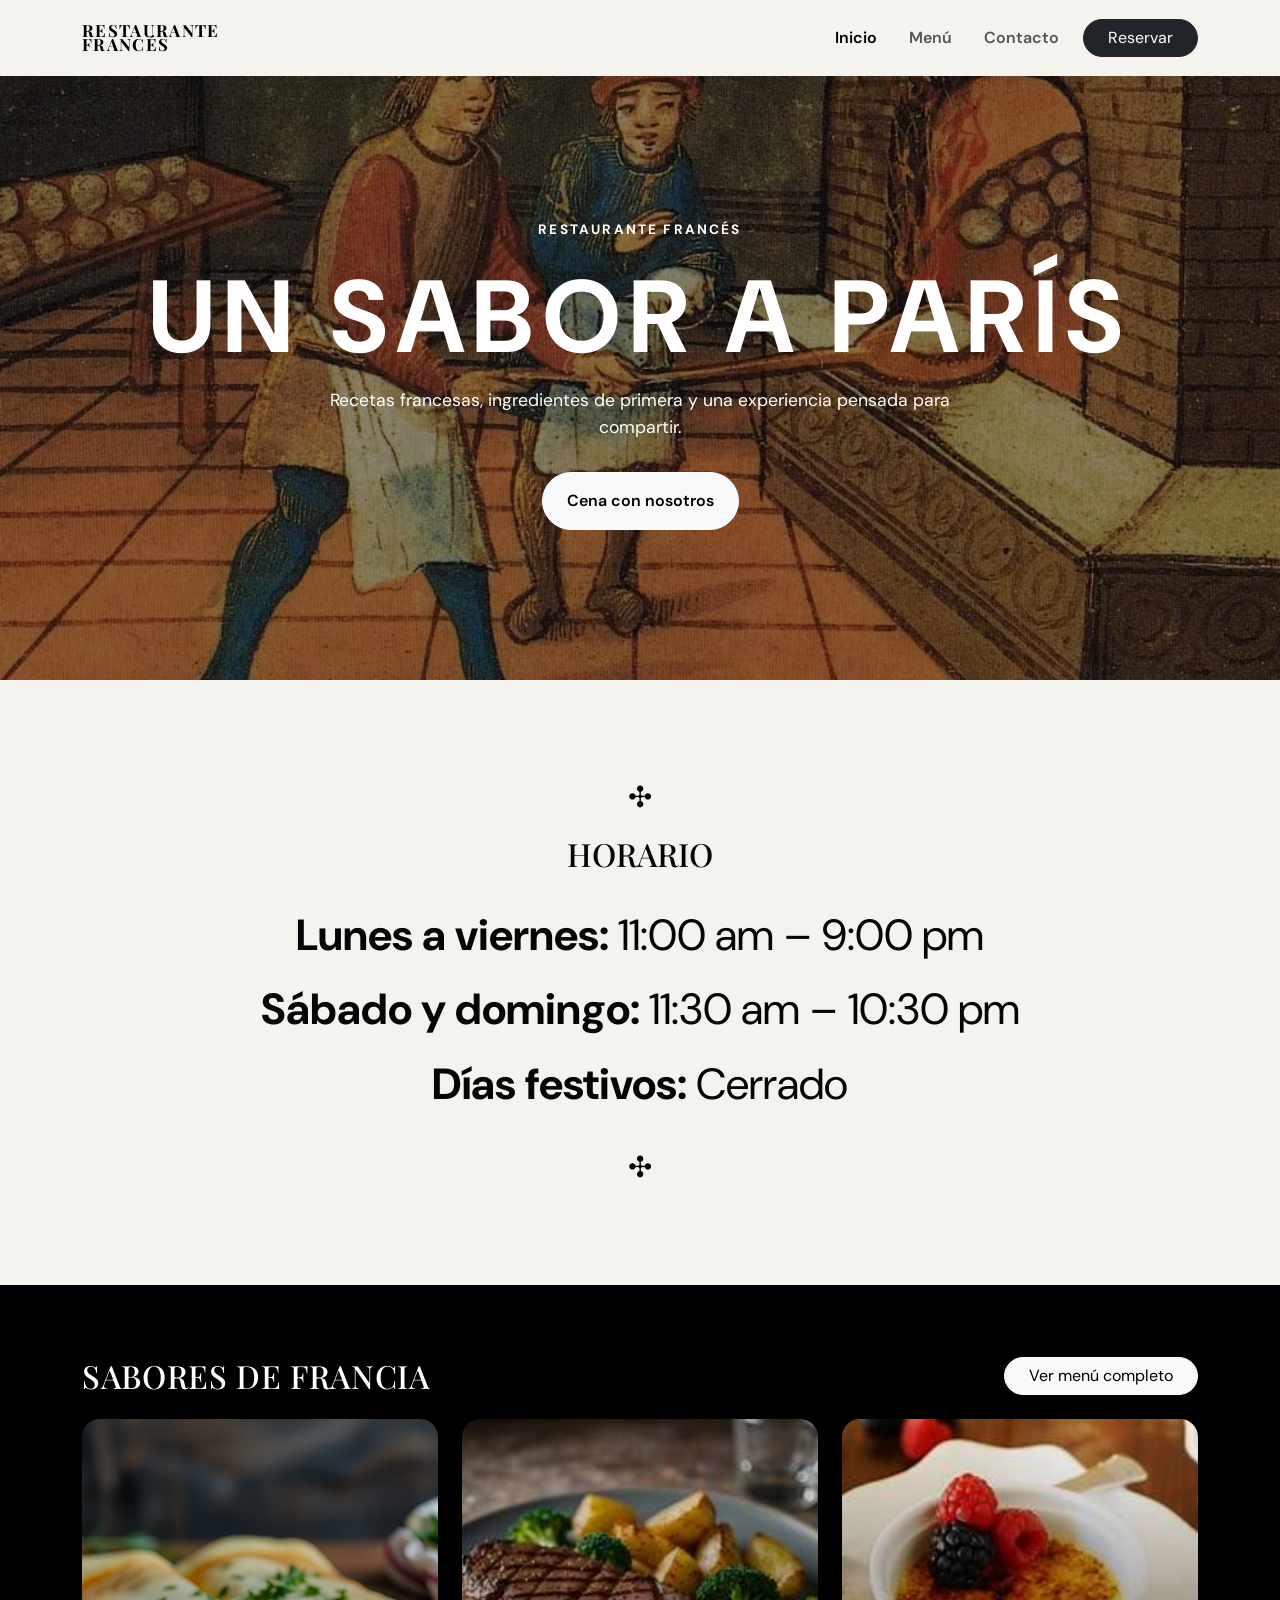
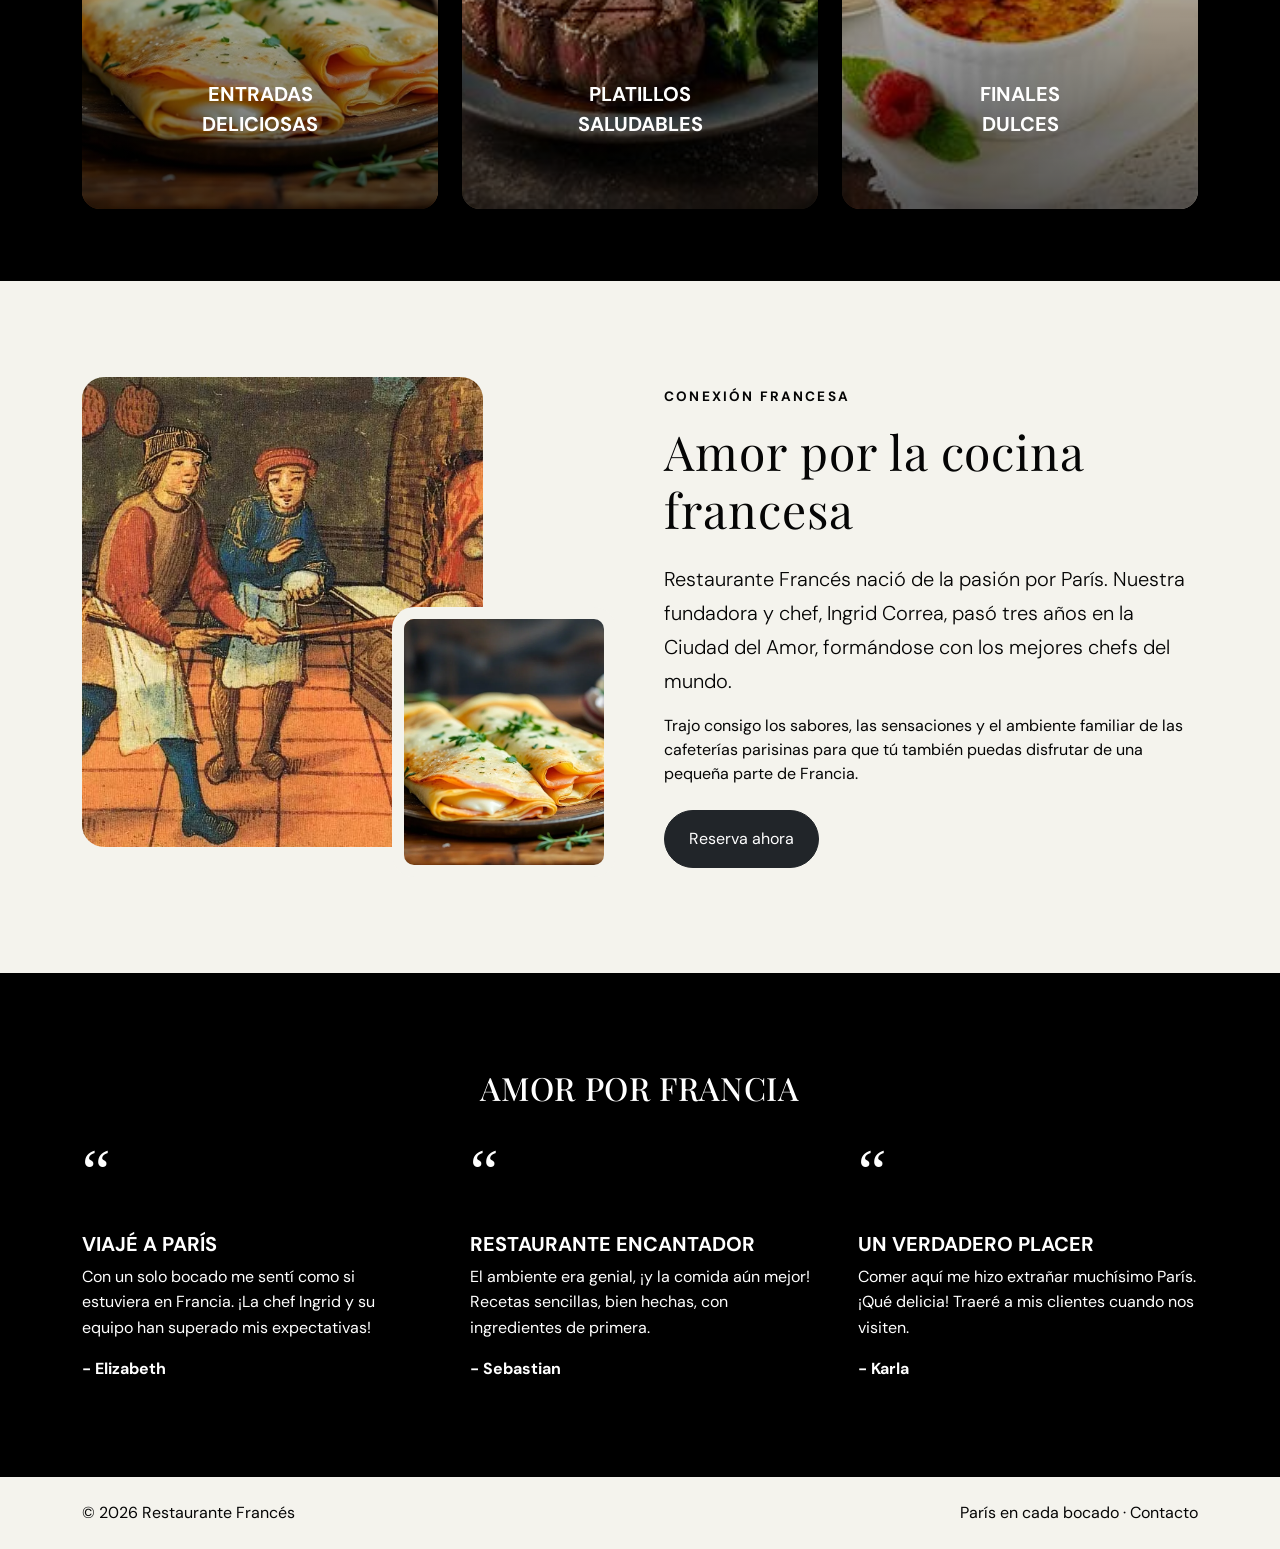
<file: index.html>
<!DOCTYPE html>
<html lang="es">

<head>
    <meta charset="UTF-8">
    <meta name="viewport" content="width=device-width, initial-scale=1.0">
    <title>Restaurante Francés</title>
    <!-- Bootstrap -->
    <link href="https://cdn.jsdelivr.net/npm/bootstrap@5.3.3/dist/css/bootstrap.min.css" rel="stylesheet">
    <!-- Google Fonts -->
    <link rel="preconnect" href="https://fonts.googleapis.com">
    <link rel="preconnect" href="https://fonts.gstatic.com" crossorigin>
    <link href="https://fonts.googleapis.com/css2?family=DM+Sans:wght@400;500;600;700&family=Playfair+Display:wght@500;600;700&display=swap" rel="stylesheet">
    <!-- CSS -->
    <link rel="stylesheet" href="estilos.css">
</head>
<body>
    <!-- NAVBAR -->
    <nav class="navbar navbar-expand-lg navbar-light bg-cream fixed-top">
        <div class="container">
            <a class="navbar-brand brand" href="index.html">
                RESTAURANTE<br>
                FRANCÉS
            </a>
            <button class="navbar-toggler"
                    type="button"
                    data-bs-toggle="collapse"
                    data-bs-target="#menuNav">
                <span class="navbar-toggler-icon"></span>
            </button>
            <div class="collapse navbar-collapse" id="menuNav">
                <ul class="navbar-nav ms-auto align-items-lg-center gap-lg-3">
                    <li class="nav-item">
                        <a class="nav-link active" href="index.html">
                            Inicio
                        </a>
                    </li>
                    <li class="nav-item">
                        <a class="nav-link" href="menu.html">
                            Menú
                        </a>
                    </li>
                    <li class="nav-item">
                        <a class="nav-link" href="contacto.html">
                            Contacto
                        </a>
                    </li>
                    <li class="nav-item">
                        <a class="btn btn-dark rounded-pill px-4"
                            href="reservas.html">
                            Reservar
                        </a>
                    </li>
                </ul>
            </div>
        </div>
    </nav>
    <!-- HERO -->
    <header class="hero">
        <div class="hero-overlay"></div>
        <div class="container hero-content">
            <p class="eyebrow text-white">
                RESTAURANTE FRANCÉS
            </p>
            <h1>
                UN SABOR A PARÍS
            </h1>
            <p class="hero-text">
                Recetas francesas, ingredientes de primera
                y una experiencia pensada para compartir.
            </p>
            <a href="reservas.html"
                class="btn btn-light rounded-pill px-4 py-3 fw-semibold">
                Cena con nosotros
            </a>
        </div>
    </header>
    <!-- HORARIO -->
    <section class="py-5 bg-cream">
        <div class="container py-lg-5 text-center">
            <span class="decor">✣</span>
            <h2 class="section-title mt-3">
                HORARIO
            </h2>
            <div class="schedule">
                <p>
                    <strong>Lunes a viernes:</strong>
                    11:00 am – 9:00 pm
                </p>
                <p>
                    <strong>Sábado y domingo:</strong>
                    11:30 am – 10:30 pm
                </p>
                <p>
                    <strong>Días festivos:</strong>
                    Cerrado
                </p>
            </div>
            <span class="decor">✣</span>
        </div>
    </section>
    <!-- SABORES -->
    <section class="dark-section py-5">
        <div class="container py-lg-4">
            <div class="d-flex justify-content-between
                        align-items-center mb-4">
                <h2 class="display-font text-white mb-0">
                    SABORES DE FRANCIA
                </h2>
                <a href="menu.html"
                    class="btn btn-light rounded-pill px-4">
                    Ver menú completo
                </a>
            </div>
            <div class="row g-4">
                <!-- ENTRADAS -->
                <div class="col-md-4">
                    <a class="food-card" href="menu.html">
                        <img src="imagenes/entrada.webp"
                            alt="Entrada francesa">
                        <div class="food-card-overlay">
                            <span>
                                ENTRADAS<br>
                                DELICIOSAS
                            </span>
                        </div>
                    </a>
                </div>
                <!-- PRINCIPAL -->
                <div class="col-md-4">
                    <a class="food-card" href="menu.html">
                        <img src="imagenes/fuerte.jpg"
                            alt="Platillo principal">
                        <div class="food-card-overlay">
                            <span>
                                PLATILLOS<br>
                                SALUDABLES
                            </span>
                        </div>
                    </a>
                </div>
                <!-- POSTRES -->
                <div class="col-md-4">
                    <a class="food-card" href="menu.html">
                        <img src="imagenes/postre.jpg"
                            alt="Postre francés">
                        <div class="food-card-overlay">
                            <span>
                                FINALES<br>
                                DULCES
                            </span>
                        </div>
                    </a>
                </div>
            </div>
        </div>
    </section>
    <!-- CONEXIÓN FRANCESA -->
    <section class="py-5 bg-cream">
        <div class="container py-lg-5">
            <div class="row align-items-center g-5">
                <div class="col-lg-6">
                    <div class="photo-stack">
                        <img src="imagenes/imagen principal.avif"
                                alt="Comida francesa"
                                class="img-main">
                        <img src="imagenes/entrada.webp"
                                alt="Postre"
                                class="img-small">
                    </div>
                </div>
                <div class="col-lg-6">
                    <p class="eyebrow">
                        CONEXIÓN FRANCESA
                    </p>
                    <h2 class="display-font display-5">
                        Amor por la cocina francesa
                    </h2>
                    <p class="lead mt-4">
                        Restaurante Francés nació de la pasión
                        por París. Nuestra fundadora y chef,
                        Ingrid Correa, pasó tres años en la
                        Ciudad del Amor, formándose con los
                        mejores chefs del mundo.
                    </p>
                    <p>
                        Trajo consigo los sabores, las sensaciones
                        y el ambiente familiar de las cafeterías
                        parisinas para que tú también puedas
                        disfrutar de una pequeña parte de Francia.
                    </p>
                    <a href="reservas.html"
                        class="btn btn-dark rounded-pill px-4 py-3 mt-2">
                        Reserva ahora
                    </a>
                </div>
            </div>
        </div>
    </section>
    <!-- TESTIMONIOS -->
    <section class="dark-section py-5">
        <div class="container py-lg-5">
            <h2 class="display-font text-white text-center mb-5">
                AMOR POR FRANCIA
            </h2>
            <div class="row g-5 text-white">
                <div class="col-md-4 testimonial">
                    <span class="quote">
                        “
                    </span>
                    <h5>
                        VIAJÉ A PARÍS
                    </h5>
                    <p>
                        Con un solo bocado me sentí como si
                        estuviera en Francia. ¡La chef Ingrid
                        y su equipo han superado mis expectativas!
                    </p>
                    <strong>
                        - Elizabeth
                    </strong>
                </div>
                <div class="col-md-4 testimonial">
                    <span class="quote">
                        “
                    </span>
                    <h5>
                        RESTAURANTE ENCANTADOR
                    </h5>
                    <p>
                        El ambiente era genial, ¡y la comida
                        aún mejor! Recetas sencillas, bien hechas,
                        con ingredientes de primera.
                    </p>
                    <strong>
                        - Sebastian
                    </strong>
                </div>
                <div class="col-md-4 testimonial">
                    <span class="quote">
                        “
                    </span>
                    <h5>
                        UN VERDADERO PLACER
                    </h5>
                    <p>
                        Comer aquí me hizo extrañar muchísimo
                        París. ¡Qué delicia! Traeré a mis clientes
                        cuando nos visiten.
                    </p>
                    <strong>
                        - Karla
                    </strong>
                </div>
            </div>
        </div>
    </section>
    <!-- FOOTER -->
    <footer class="footer bg-cream py-4">
        <div class="container d-flex
                    flex-column flex-md-row
                    justify-content-between gap-2">
            <span>
                © 2026 Restaurante Francés
            </span>
            <span>
                París en cada bocado ·
                <a href="contacto.html">
                    Contacto
                </a>
            </span>
        </div>
    </footer>
    <!-- Bootstrap JS -->
    <script src="https://cdn.jsdelivr.net/npm/bootstrap@5.3.3/dist/js/bootstrap.bundle.min.js"></script>
    <!-- JavaScript -->
    <script src="script.js"></script>
</body>
</html>
</file>
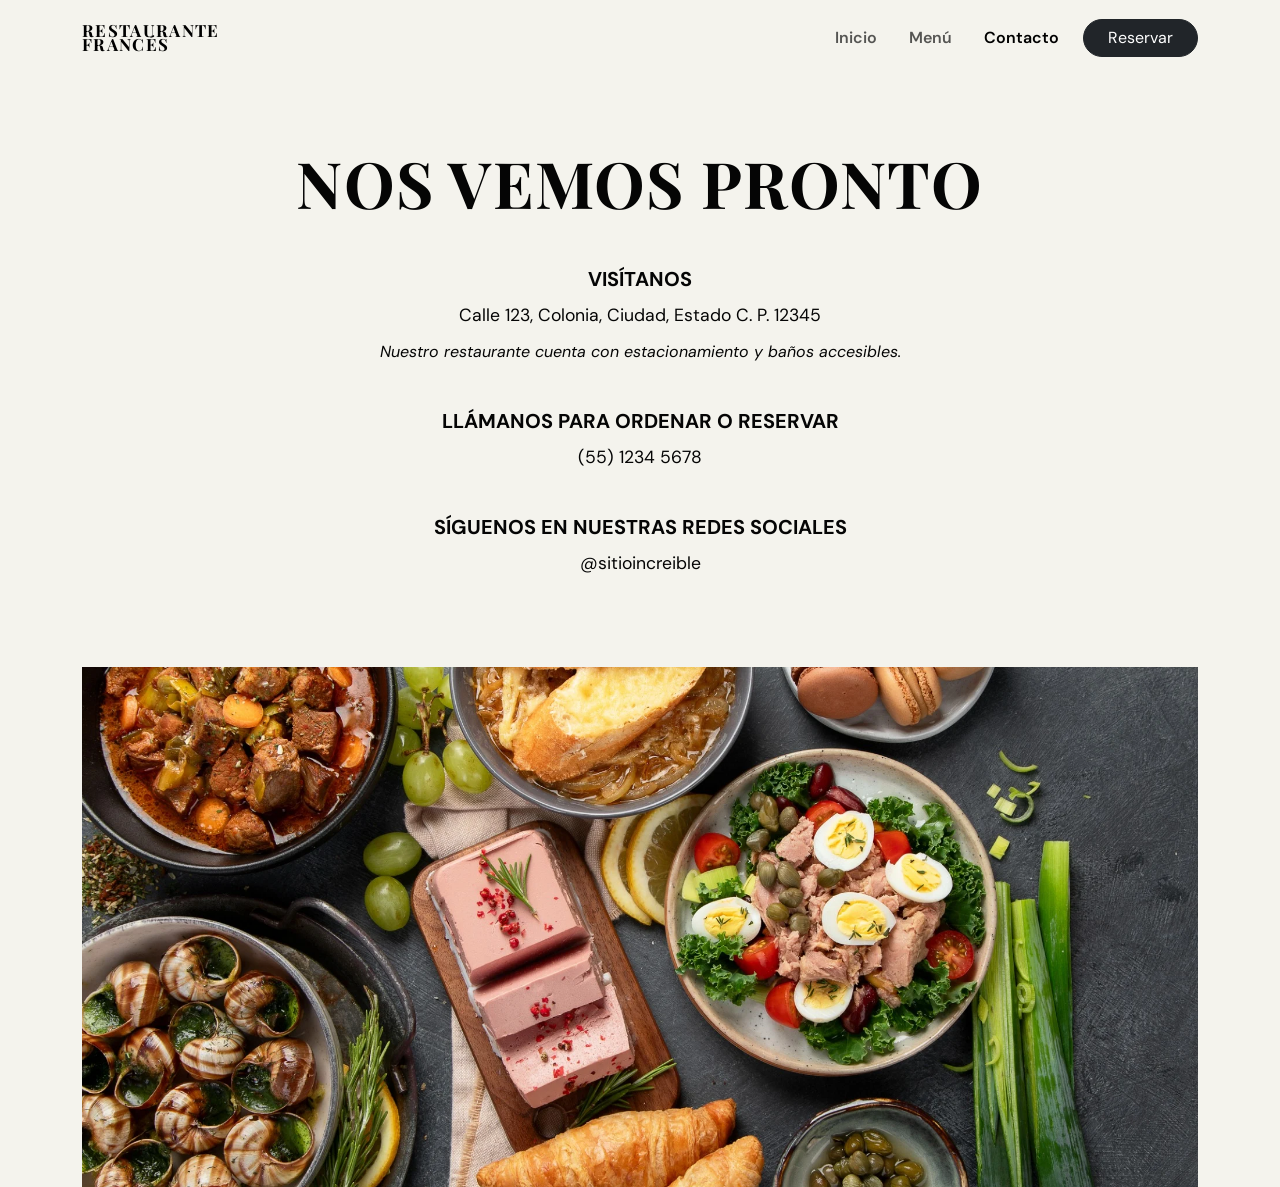
<file: contacto.html>
<!DOCTYPE html>
<html lang="es">
<head>
    <meta charset="UTF-8">
    <meta name="viewport"
        content="width=device-width, initial-scale=1.0">
    <title>Contacto | Restaurante Francés</title>
    <link
        href="https://cdn.jsdelivr.net/npm/bootstrap@5.3.3/dist/css/bootstrap.min.css"
        rel="stylesheet">
    <link
        href="https://fonts.googleapis.com/css2?family=DM+Sans:wght@400;500;600;700&family=Playfair+Display:wght@500;600;700&display=swap"
        rel="stylesheet">
    <link rel="stylesheet"
        href="estilos.css">
</head>
<body>
<nav class="navbar navbar-expand-lg
            navbar-light bg-cream fixed-top">
    <div class="container">
        <a class="navbar-brand brand"
        href="index.html">
            RESTAURANTE<br>
            FRANCÉS
        </a>
        <button class="navbar-toggler"
                data-bs-toggle="collapse"
                data-bs-target="#nav">
            <span class="navbar-toggler-icon"></span>
        </button>
        <div class="collapse navbar-collapse"
            id="nav">
            <ul class="navbar-nav ms-auto
                    align-items-lg-center
                    gap-lg-3">
                <li>
                    <a class="nav-link"
                    href="index.html">
                        Inicio
                    </a>
                </li>
                <li>
                    <a class="nav-link"
                    href="menu.html">
                        Menú
                    </a>
                </li>
                <li>
                    <a class="nav-link active"
                    href="contacto.html">
                        Contacto
                    </a>
                </li>
                <li>
                    <a class="btn btn-dark rounded-pill px-4"
                    href="reservas.html">
                        Reservar
                    </a>
                </li>
            </ul>
        </div>
    </div>
</nav>
<main class="contact-page bg-cream">
    <div class="container text-center">
        <h1 class="display-font display-3 fw-bold">
            NOS VEMOS PRONTO
        </h1>
        <div class="contact-block">
            <h5>
                VISÍTANOS
            </h5>
            <p>
                Calle 123, Colonia,
                Ciudad, Estado
                C. P. 12345
            </p>
            <em>
                Nuestro restaurante cuenta
                con estacionamiento y baños accesibles.
            </em>
        </div>
        <div class="contact-block">
            <h5>
                LLÁMANOS PARA ORDENAR
                O RESERVAR
            </h5>
            <p>
                (55) 1234 5678
            </p>
        </div>
        <div class="contact-block">
            <h5>
                SÍGUENOS EN NUESTRAS
                REDES SOCIALES
            </h5>
            <p>
                @sitioincreible
            </p>
        </div>
        <div class="contact-photo">
            <img
                src="imagenes/imagen final.webp"
                alt="Mesa del restaurante">
        </div>
    </div>
</main>
<script
    src="https://cdn.jsdelivr.net/npm/bootstrap@5.3.3/dist/js/bootstrap.bundle.min.js">
</script>
<script src="script.js"></script>
</body>
</html>
</file>
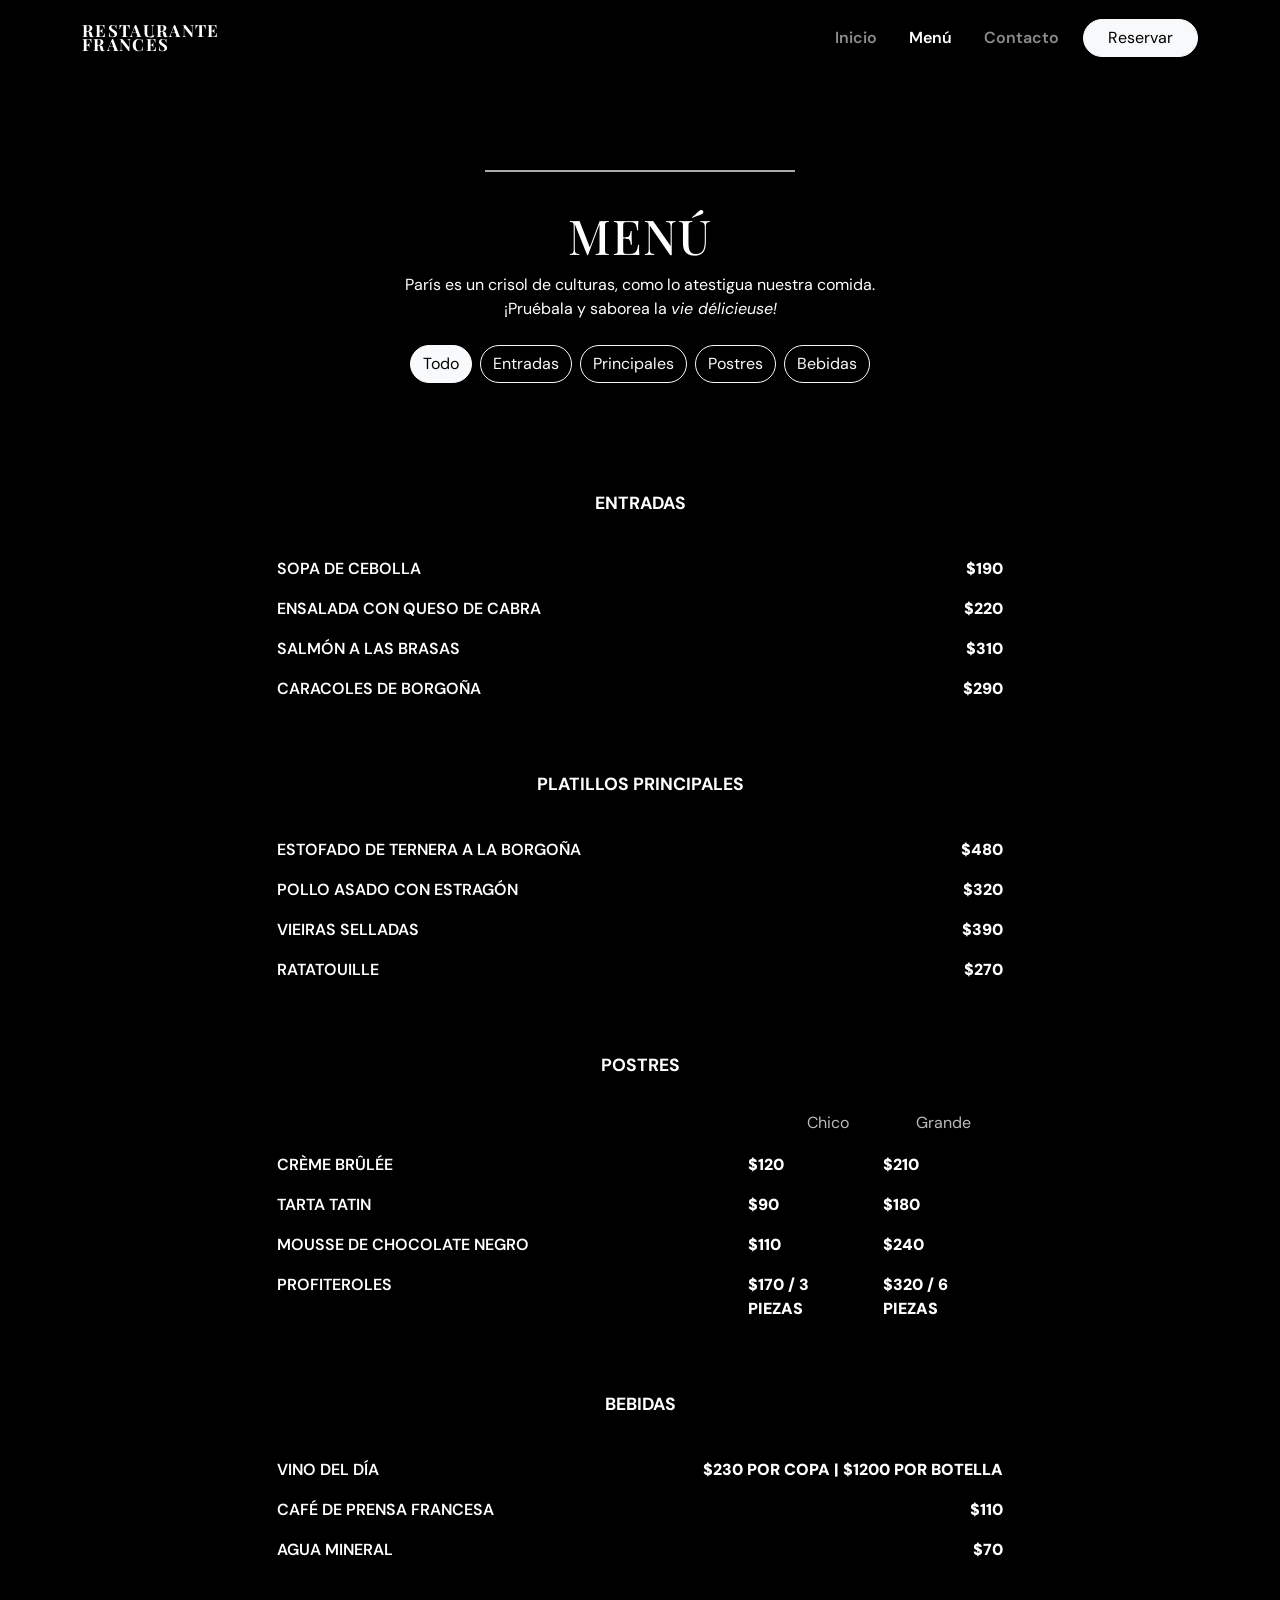
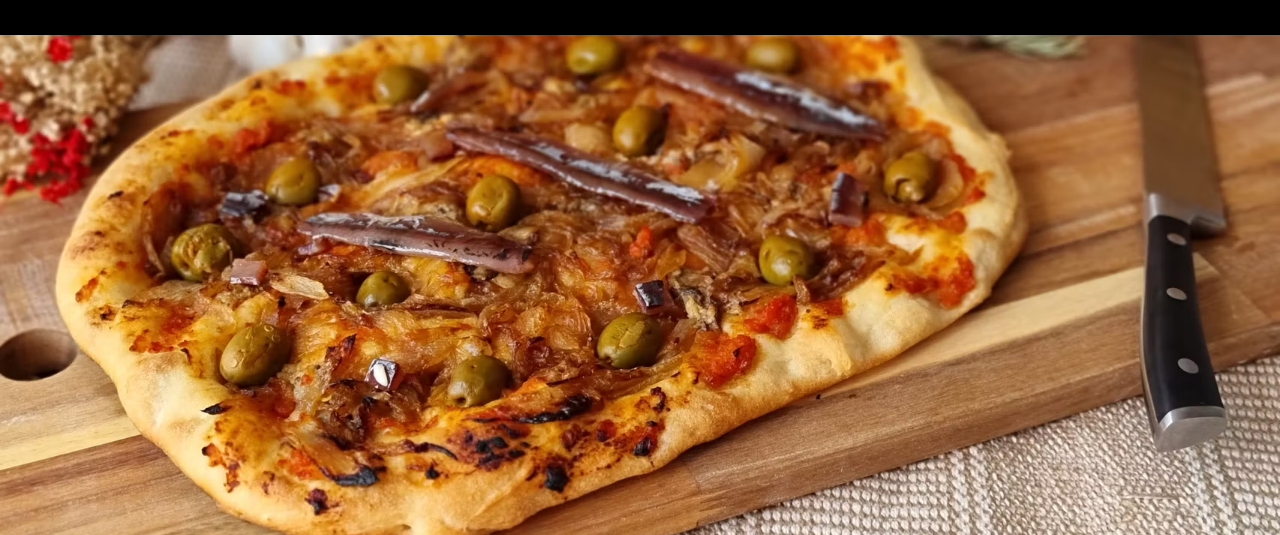
<file: menu.html>
<!DOCTYPE html>
<html lang="es">
<head>
    <meta charset="UTF-8">
    <meta name="viewport"
        content="width=device-width, initial-scale=1.0">
    <title>Menú | Restaurante Francés</title>
    <link
        href="https://cdn.jsdelivr.net/npm/bootstrap@5.3.3/dist/css/bootstrap.min.css"
        rel="stylesheet">
    <link rel="preconnect"
        href="https://fonts.googleapis.com">
    <link rel="preconnect"
        href="https://fonts.gstatic.com"
        crossorigin>
    <link
        href="https://fonts.googleapis.com/css2?family=DM+Sans:wght@400;500;600;700&family=Playfair+Display:wght@500;600;700&display=swap"
        rel="stylesheet">
    <link rel="stylesheet" href="estilos.css">
</head>
<body class="dark-page">
<!-- NAVBAR -->
<nav class="navbar navbar-expand-lg navbar-dark bg-black fixed-top">
    <div class="container">
        <a class="navbar-brand brand"
            href="index.html">
            RESTAURANTE<br>
            FRANCÉS
        </a>
        <button
            class="navbar-toggler"
            data-bs-toggle="collapse"
            data-bs-target="#nav">
            <span class="navbar-toggler-icon"></span>
        </button>
        <div class="collapse navbar-collapse"
            id="nav">
            <ul class="navbar-nav ms-auto
                    align-items-lg-center
                    gap-lg-3">
                <li>
                    <a class="nav-link"
                    href="index.html">
                        Inicio
                    </a>
                </li>
                <li>
                    <a class="nav-link active"
                    href="menu.html">
                        Menú
                    </a>
                </li>
                <li>
                    <a class="nav-link"
                    href="contacto.html">
                        Contacto
                    </a>
                </li>
                <li>
                    <a class="btn btn-light rounded-pill px-4"
                    href="reservas.html">
                        Reservar
                    </a>
                </li>
            </ul>
        </div>
    </div>
</nav>
<main class="menu-page">
    <!-- TITULO -->
    <section class="container menu-intro text-center">
        <div class="menu-line"></div>
        <h1 class="display-font">
            MENÚ
        </h1>
        <p>
            París es un crisol de culturas,
            como lo atestigua nuestra comida.
            <br>
            ¡Pruébala y saborea la
            <em>vie délicieuse!</em>
        </p>
        <!-- FILTROS -->
        <div class="filter-buttons mt-4">
            <button
                class="btn btn-outline-light rounded-pill active"
                data-filter="all">
                Todo
            </button>
            <button
                class="btn btn-outline-light rounded-pill"
                data-filter="entrada">
                Entradas
            </button>
            <button
                class="btn btn-outline-light rounded-pill"
                data-filter="principal">
                Principales
            </button>
            <button
                class="btn btn-outline-light rounded-pill"
                data-filter="postre">
                Postres
            </button>
            <button
                class="btn btn-outline-light rounded-pill"
                data-filter="bebida">
                Bebidas
            </button>
        </div>
    </section>
    <!-- MENU -->
    <section class="container menu-list">
        <!-- ENTRADAS -->
        <div class="menu-group"
            data-category="entrada">
            <h2>
                ENTRADAS
            </h2>
            <div class="menu-item">
                <span>
                    Sopa de cebolla
                </span>
                <strong>
                    $190
                </strong>
            </div>
            <div class="menu-item">
                <span>
                    Ensalada con queso de cabra
                </span>
                <strong>
                    $220
                </strong>
            </div>
            <div class="menu-item">
                <span>
                    Salmón a las brasas
                </span>
                <strong>
                    $310
                </strong>
            </div>
            <div class="menu-item">
                <span>
                    Caracoles de Borgoña
                </span>
                <strong>
                    $290
                </strong>
            </div>
        </div>
        <!-- PRINCIPALES -->
        <div class="menu-group"
            data-category="principal">
            <h2>
                PLATILLOS PRINCIPALES
            </h2>
            <div class="menu-item">
                <span>
                    Estofado de ternera a la Borgoña
                </span>
                <strong>
                    $480
                </strong>
            </div>
            <div class="menu-item">
                <span>
                    Pollo asado con estragón
                </span>
                <strong>
                    $320
                </strong>
            </div>
            <div class="menu-item">
                <span>
                    Vieiras selladas
                </span>
                <strong>
                    $390
                </strong>
            </div>
            <div class="menu-item">
                <span>
                    Ratatouille
                </span>
                <strong>
                    $270
                </strong>
            </div>
        </div>
        <!-- POSTRES -->
        <div class="menu-group"
            data-category="postre">
            <h2>
                POSTRES
            </h2>
            <div class="menu-head">
                <span></span>
                <span>
                    Chico
                </span>
                <span>
                    Grande
                </span>
            </div>
            <div class="menu-item three">
                <span>
                    Crème brûlée
                </span>
                <strong>
                    $120
                </strong>
                <strong>
                    $210
                </strong>
            </div>
            <div class="menu-item three">
                <span>
                    Tarta Tatin
                </span>
                <strong>
                    $90
                </strong>
                <strong>
                    $180
                </strong>
            </div>
            <div class="menu-item three">
                <span>
                    Mousse de chocolate negro
                </span>
                <strong>
                    $110
                </strong>
                <strong>
                    $240
                </strong>
            </div>
            <div class="menu-item three">
                <span>
                    Profiteroles
                </span>
                <strong>
                    $170 / 3 piezas
                </strong>
                <strong>
                    $320 / 6 piezas
                </strong>
            </div>
        </div>
        <!-- BEBIDAS -->
        <div class="menu-group"
            data-category="bebida">
            <h2>
                BEBIDAS
            </h2>
            <div class="menu-item">
                <span>
                    Vino del día
                </span>
                <strong>
                    $230 por copa |
                    $1200 por botella
                </strong>
            </div>
            <div class="menu-item">
                <span>
                    Café de prensa francesa
                </span>
                <strong>
                    $110
                </strong>
            </div>
            <div class="menu-item">
                <span>
                    Agua mineral
                </span>
                <strong>
                    $70
                </strong>
            </div>
        </div>
    </section>
    <!-- IMAGEN -->
    <div class="menu-photo">
        <img
            src="imagenes/pizza menu.avif"
            alt="Especialidad de la casa">
    </div>
</main>
<script
    src="https://cdn.jsdelivr.net/npm/bootstrap@5.3.3/dist/js/bootstrap.bundle.min.js">
</script>
<script src="script.js"></script>
</body>
</html>
</file>
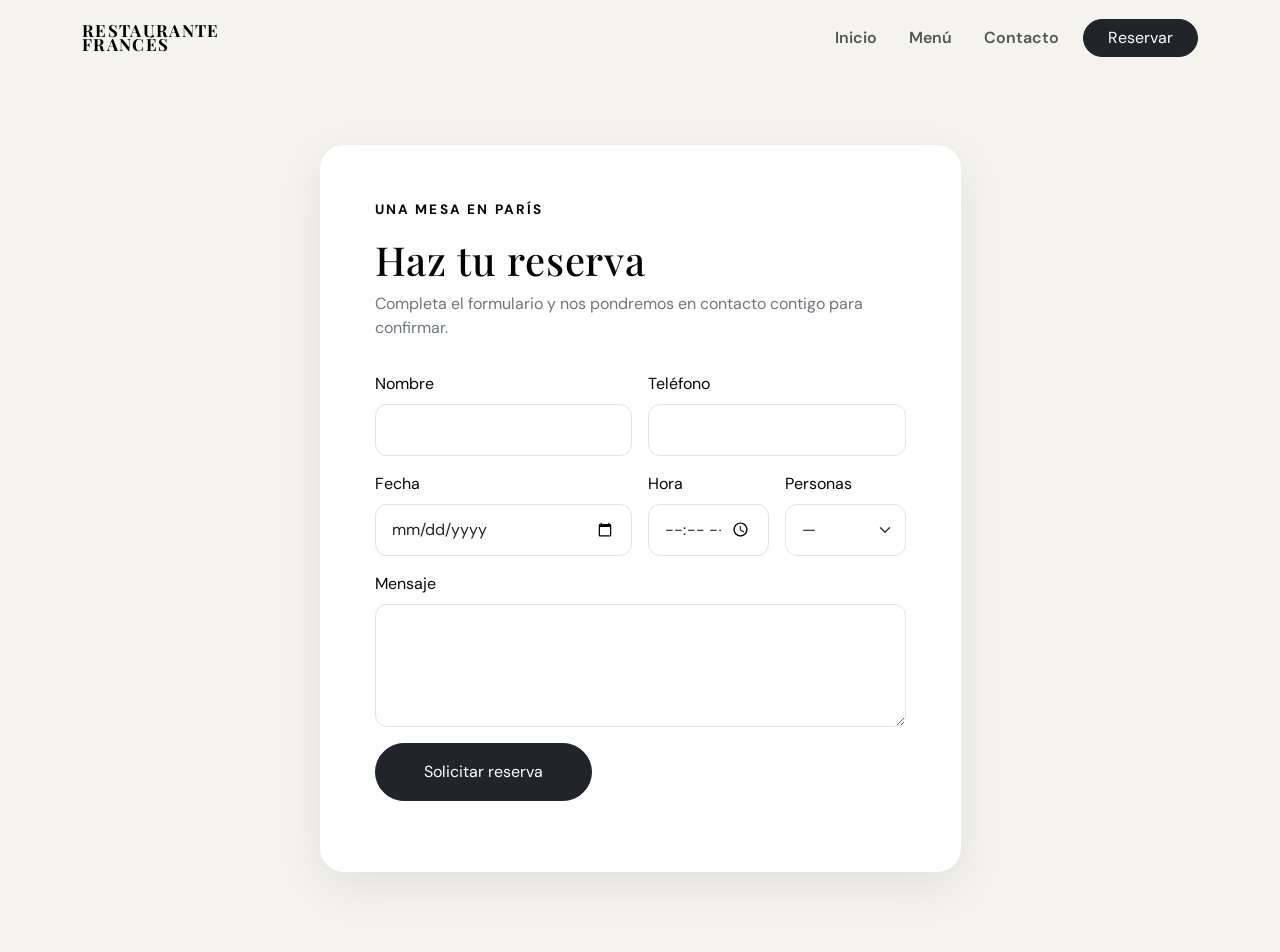
<file: reservas.html>
<!DOCTYPE html>
<html lang="es">
<head>
    <meta charset="UTF-8">
    <meta name="viewport"
        content="width=device-width, initial-scale=1.0">
    <title>Reservas | Restaurante Francés</title>
    <link
        href="https://cdn.jsdelivr.net/npm/bootstrap@5.3.3/dist/css/bootstrap.min.css"
        rel="stylesheet">
    <link
        href="https://fonts.googleapis.com/css2?family=DM+Sans:wght@400;500;600;700&family=Playfair+Display:wght@500;600;700&display=swap"
        rel="stylesheet">
    <link rel="stylesheet"
        href="estilos.css">
</head>
<body>
<!-- NAVBAR -->
<nav class="navbar navbar-expand-lg navbar-light bg-cream fixed-top">
    <div class="container">
        <a class="navbar-brand brand"
            href="index.html">
            RESTAURANTE<br>
            FRANCÉS
        </a>
        <button class="navbar-toggler"
                data-bs-toggle="collapse"
                data-bs-target="#nav">
            <span class="navbar-toggler-icon"></span>
        </button>
        <div class="collapse navbar-collapse"
            id="nav">
            <ul class="navbar-nav ms-auto
                    align-items-lg-center
                    gap-lg-3">
                <li>
                    <a class="nav-link"
                    href="index.html">
                        Inicio
                    </a>
                </li>
                <li>
                    <a class="nav-link"
                    href="menu.html">
                        Menú
                    </a>
                </li>
                <li>
                    <a class="nav-link"
                    href="contacto.html">
                        Contacto
                    </a>
                </li>
                <li>
                    <a class="btn btn-dark rounded-pill px-4"
                    href="reservas.html">
                        Reservar
                    </a>
                </li>
            </ul>
        </div>
    </div>
</nav>
<!-- RESERVA -->
<main class="form-page bg-cream">
    <div class="container">
        <div class="row justify-content-center">
            <div class="col-lg-7">
                <div class="form-card">
                    <p class="eyebrow">
                        UNA MESA EN PARÍS
                    </p>
                    <h1 class="display-font">
                        Haz tu reserva
                    </h1>
                    <p class="text-secondary">
                        Completa el formulario y nos
                        pondremos en contacto contigo
                        para confirmar.
                    </p>
                    <form id="reservationForm"
                        class="row g-3 mt-3"
                        novalidate>
                        <!-- NOMBRE -->
                        <div class="col-md-6">
                            <label class="form-label">
                                Nombre
                            </label>
                            <input
                                class="form-control"
                                name="nombre"
                                required>
                        </div>
                        <!-- TELEFONO -->
                        <div class="col-md-6">
                            <label class="form-label">
                                Teléfono
                            </label>
                            <input
                                class="form-control"
                                name="telefono"
                                type="tel"
                                required>
                        </div>
                        <!-- FECHA -->
                        <div class="col-md-6">
                            <label class="form-label">
                                Fecha
                            </label>
                            <input
                                class="form-control"
                                name="fecha"
                                type="date"
                                required>
                        </div>
                        <!-- HORA -->
                        <div class="col-md-3">
                            <label class="form-label">
                                Hora
                            </label>
                            <input
                                class="form-control"
                                name="hora"
                                type="time"
                                required>
                        </div>
                        <!-- PERSONAS -->
                        <div class="col-md-3">
                            <label class="form-label">
                                Personas
                            </label>
                            <select
                                class="form-select"
                                name="personas"
                                required>
                                <option value="">
                                    —
                                </option>
                                <option>
                                    1
                                </option>
                                <option>
                                    2
                                </option>
                                <option>
                                    3
                                </option>
                                <option>
                                    4
                                </option>
                                <option>
                                    5
                                </option>
                                <option>
                                    6+
                                </option>
                            </select>
                        </div>
                        <!-- MENSAJE -->
                        <div class="col-12">
                            <label class="form-label">
                                Mensaje
                            </label>
                            <textarea
                                class="form-control"
                                name="mensaje"
                                rows="4"
                                placeholder="Alergias, ocasión especial, etc.">
                            </textarea>
                        </div>
                        <!-- BOTON -->
                        <div class="col-12">
                            <button
                                class="btn btn-dark rounded-pill px-5 py-3"
                                type="submit">
                                Solicitar reserva
                            </button>
                        </div>
                        <div id="reservationMessage"
                            class="col-12">
                        </div>
                    </form>
                </div>
            </div>
        </div>
    </div>
</main>
<script
    src="https://cdn.jsdelivr.net/npm/bootstrap@5.3.3/dist/js/bootstrap.bundle.min.js">
</script>
<script src="script.js"></script>
</body>
</html>
</file>
<file: estilos.css>
/* =========================================
    RESTAURANTE FRANCÉS
    CSS PRINCIPAL
========================================= */
:root {
    --cream: #f4f3ed;
    --black: #050505;
    --gray: #262626;
    --serif: "Playfair Display", Georgia, serif;
    --sans: "DM Sans", Arial, sans-serif;
}
/* RESET */
* {
    box-sizing: border-box;
}
html {
    scroll-behavior: smooth;
}
body {
    margin: 0;
    font-family: var(--sans);
    color: var(--black);
    background: var(--cream);
}
/* COLORES */
.bg-cream {
    background: var(--cream);
}
.dark-section {
    background: #000;
}
/* NAVBAR */
.navbar {
    min-height: 76px;
    z-index: 1000;
}
.nav-link {
    font-weight: 600;
    transition: .3s;
}
.nav-link:hover {
    opacity: .6;
}
.brand {
    font-family: var(--serif);
    font-weight: 700;
    line-height: .82;
    font-size: 1.05rem;
    letter-spacing: .08em;
}
/* FUENTES */
.display-font {
    font-family: var(--serif);
    letter-spacing: .02em;
}
.eyebrow {
    font-weight: 700;
    letter-spacing: .16em;
    font-size: .85rem;
}
/* HERO */
.hero {
    min-height: 680px;
    background-image:
        url("imagenes/imagen principal.avif");
    background-position: center;
    background-size: cover;
    position: relative;
    display: flex;
    align-items: center;
}
.hero-overlay {
    position: absolute;
    inset: 0;
    background: rgba(0,0,0,.45);
}
.hero-content {
    position: relative;
    z-index: 1;
    text-align: center;
    color: white;
    padding-top: 70px;
}
.hero h1 {
    font-family: var(--sans);
    font-weight: 700;
    font-size:
        clamp(3rem, 8vw, 7rem);
    letter-spacing: .08em;
}
.hero-text {
    max-width: 620px;
    margin:
        0 auto 2rem;
    font-size: 1.1rem;
}
/* HORARIO */
.section-title {
    font-family: var(--serif);
    font-size: 2rem;
}
.decor {
    font-size: 1.8rem;
}
.schedule {
    font-size:
        clamp(1.7rem, 3.4vw, 3.2rem);
    line-height: 1.35;
    margin: 2rem auto;
}
/* TARJETAS DE COMIDA */
.food-card {
    display: block;
    position: relative;
    height: 390px;
    overflow: hidden;
    border-radius: 18px;
    text-decoration: none;
}
.food-card img {
    width: 100%;
    height: 100%;
    object-fit: cover;
    transition: transform .5s;
}
.food-card:hover img {
    transform: scale(1.05);
}
.food-card-overlay {
    position: absolute;
    inset: 0;
    background:
        linear-gradient(
            transparent,
            rgba(0,0,0,.65)
        );
    display: flex;
    align-items: end;
    justify-content: center;
    padding-bottom: 70px;
    color: #fff;
    text-align: center;
    font-weight: 700;
    font-size: 1.25rem;
}
/* FOTOS SUPERPUESTAS */
.photo-stack {
    position: relative;
    min-height: 500px;
}
.photo-stack img {
    object-fit: cover;
    border-radius: 22px;
}
.img-main {
    width: 75%;
    height: 470px;
}
.img-small {
    position: absolute;
    width: 42%;
    height: 270px;
    right: 0;
    bottom: 0;
    border:
        12px solid var(--cream);
}
/* TEXTO */
.lead {
    line-height: 1.7;
}
/* TESTIMONIOS */
.testimonial .quote {
    font-family: Georgia;
    font-size: 4rem;
    line-height: .5;
}
.testimonial h5 {
    font-weight: 700;
    margin-top: 2rem;
}
.testimonial p {
    line-height: 1.6;
}
/* FOOTER */
.footer a {
    color: inherit;
    text-decoration: none;
}
/* =========================================
    RESPONSIVE
========================================= */
@media (max-width: 767px) {
    .hero {
        min-height: 600px;
    }
    .hero h1 {
        font-size: 3rem;
    }
    .schedule {
        font-size: 1.55rem;
    }
    .food-card {
        height: 330px;
    }
    .photo-stack {
        min-height: 420px;
    }
    .img-main {
        height: 390px;
    }
    .img-small {
        height: 210px;
    }
}
/* =========================================
    MENU
========================================= */
.dark-page {
    background: #000;
    color: white;
}
.menu-page {
    padding-top: 100px;
    background: #000;
    min-height: 100vh;
}
.menu-intro {
    padding: 70px 0 45px;
}
.menu-line {
    height: 2px;
    background: #aaa;
    max-width: 310px;
    margin: 0 auto 35px;
}
.menu-intro h1 {
    font-size: 3rem;
}
.menu-list {
    max-width: 750px;
}
.menu-group {
    margin: 65px 0;
}
.menu-group h2 {
    text-align: center;
    font-size: 1.1rem;
    font-weight: 700;
    margin-bottom: 35px;
}
.menu-item {
    display: grid;
    grid-template-columns: 1fr auto;
    gap: 25px;
    padding: 8px 0;
    font-weight: 600;
    text-transform: uppercase;
}
.menu-item.three {
    grid-template-columns:
        1fr 110px 120px;
}
.menu-head {
    display: grid;
    grid-template-columns:
        1fr 110px 120px;
    text-align: center;
    color: #bbb;
    margin-bottom: 10px;
}
.menu-photo img {
    display: block;
    width: 100%;
    max-height: 500px;
    object-fit: cover;
}
.filter-buttons {
    display: flex;
    justify-content: center;
    flex-wrap: wrap;
    gap: 8px;
}
@media (max-width: 767px) {
    .menu-item.three {
        grid-template-columns:
            1fr 90px 100px;
        font-size: .82rem;
    }
    .menu-head {
        grid-template-columns:
            1fr 90px 100px;
    }

}
/* =========================================
    RESERVAS
========================================= */
.form-page {
    min-height: 100vh;
    padding:
        145px 0 80px;
}
.form-card {
    background: white;
    border-radius: 24px;
    padding:
        clamp(25px, 5vw, 55px);
    box-shadow:
        0 15px 50px rgba(0,0,0,.08);
}
.form-control,
.form-select {
    border-radius: 12px;
    padding: .8rem 1rem;
}
/* =========================================
    CONTACTO
========================================= */
.contact-page {
    padding:
        145px 0 0;
    min-height: 100vh;
}
.contact-block {
    margin: 45px 0;
}
.contact-block h5 {
    font-weight: 700;
}
.contact-block p {
    font-size: 1.1rem;
    margin: .7rem 0;
}
.contact-photo {
    margin-top: 90px;
}
.contact-photo img {
    width: 100%;
    max-height: 520px;
    object-fit: cover;
}
</file>
